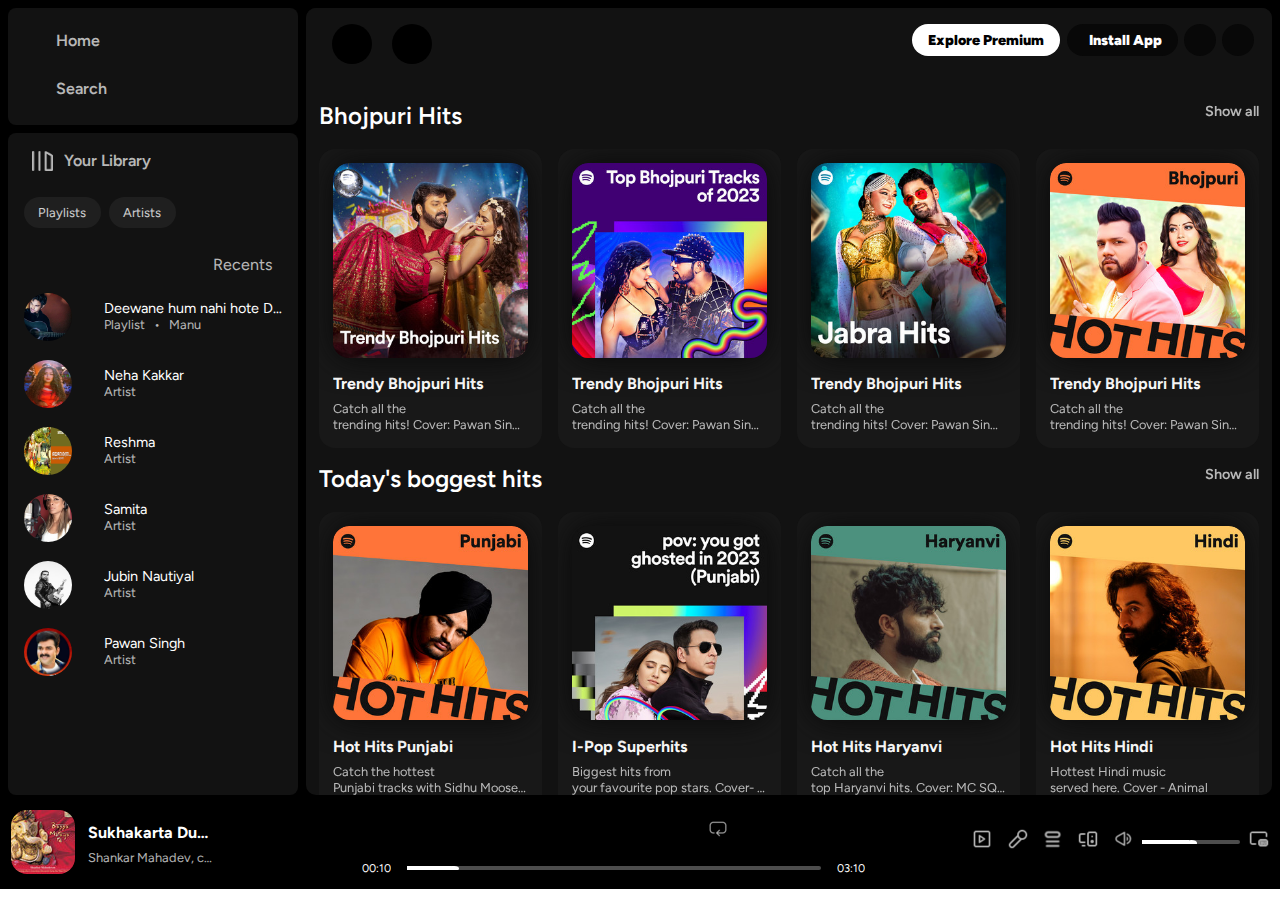
<file: index.html>
<!DOCTYPE html>
<html lang="en">
<head>
    <meta charset="UTF-8">
    <meta name="viewport" content="width=device-width, initial-scale=1.0">
    <title>Spotify - Web Player: Music for everyone</title>
    <link rel="icon" href="Asset/icon.png">
    <link rel="stylesheet" href="style.css">
    <link rel="preconnect" href="https://fonts.googleapis.com">
<link rel="preconnect" href="https://fonts.gstatic.com" crossorigin>
<link href="https://fonts.googleapis.com/css2?family=Figtree&display=swap" rel="stylesheet">
    <link rel="stylesheet" href="https://cdnjs.cloudflare.com/ajax/libs/font-awesome/6.5.1/css/all.min.css" integrity="sha512-DTOQO9RWCH3ppGqcWaEA1BIZOC6xxalwEsw9c2QQeAIftl+Vegovlnee1c9QX4TctnWMn13TZye+giMm8e2LwA==" crossorigin="anonymous" referrerpolicy="no-referrer" />
    <link rel="stylesheet" href="https://fonts.googleapis.com/css2?family=Material+Symbols+Outlined:opsz,wght,FILL,GRAD@24,400,0,0" />
</head>
<body>
    <div class="container">
        <div class="sidebar">
            <div class="home">
                    <ul class="home-menu">
                        <li><a id="h-m-anchor" href="#"><i class="i-main fa-solid fa-house"></i>Home</a></li>
                        <li><a id="h-m-anchor" href="#"><i class="i-main fa-solid fa-magnifying-glass"></i>Search</a></li>
                    </ul>
            </div>
            <div class="library">
                <div class="lib-header">
                    <div class="lib-header-title">
                        <div class="title-a">
                            <img class="img-icon" src="Asset/library_icon.png">
                            <a href="#">Your Library</a>
                        </div >
                        <div class="title-b">
                            <i class="i-main fa-solid fa-plus"></i>
                        </div>
                    </div>
                    <div class="lib-header-filter">
                        <button class="badge">Playlists</button>
                        <button class="badge">Artists</button>
                    </div>
                </div> 
                <div class="lib-main">
                    <div class="lib-main-srch">
                        <div class="title-a"><i class="i-sec fa-solid fa-magnifying-glass"></i></div>
                        <div class="title-b">Recents<i class="i-sec fa-solid fa-list-ul"></i></div>
                    </div>
                    <div >
                        <ul >
                            
                            <li>
                                <button class="lib-cards">
                                    <div id="a">
                                    <img class="lib-cards-img"src="Asset/lib-card-1.jpeg" alt="#">
                                </div>
                                <div id="b">   
                                    <p id="pa">Deewane hum nahi hote Deewani Raat Aati</p>
                                    <p id="pb">Playlist &nbsp; &#x2022; &nbsp; Manu</p>
                                </div>
                                
                            </li>
                            <li >
                                <button class="lib-cards">
                                <div id="a">
                                    <img class="lib-cards-img"src="Asset/lib-card-2.jpeg" alt="#">
                                </div>
                                <div id="b">   
                                    <p id="pa">Neha Kakkar</p>
                                    <p id="pb">Artist</p>
                                </div>
                                
                            </li>
                            <li>
                                <button class="lib-cards">
                                <div id="a">
                                    <img class="lib-cards-img"src="Asset/lib-card-4.jpeg" alt="#">
                                </div>
                                <div id="b">   
                                    <p id="pa">Reshma</p>
                                    <p id="pb">Artist</p>
                                </div>
                                
                            </li>
                            <li >
                                <button class="lib-cards">
                                <div id="a">
                                    <img class="lib-cards-img"src="Asset/lib-card-3.jpeg" alt="#">
                                </div>
                                <div id="b">   
                                    <p id="pa">Samita</p>
                                    <p id="pb">Artist</p>
                                </div>
                                
                            </li>
                            <li>
                                <button class="lib-cards">
                                <div id="a">
                                    <img class="lib-cards-img"src="Asset/lib-card-5.jpeg" alt="#">
                                </div>
                                <div id="b">   
                                    <p id="pa">Jubin Nautiyal</p>
                                    <p id="pb">Artist</p>
                                </div>
                                </button>
                                
                            </li>
                            <li >
                                <button class="lib-cards">
                                <div id="a">
                                    <img class="lib-cards-img"src="Asset/lib-card-6.jpeg" alt="#">
                                </div>
                                <div id="b">   
                                    <p id="pa">Pawan Singh</p>
                                    <p id="pb">Artist</p>
                                </div>
                                
                            </li>
                           
                        </ul>
                    </div>
                </div>   
            </div>
        </div>
        <div class="main">
            
            <div class="sticky-nav"> 
                <div class="arrow">&nbsp;
                    <button class="arrow-nav-btn"><i class="arrow-nav  fa-solid fa-chevron-left"></i></button>
                    <button class="arrow-nav-btn"><i class="arrow-nav fa-solid fa-chevron-right"></i></button>
                </div>
                <div class="user-aux">
                    <button class="badge-usr badge-prem">Explore Premium</button>
                    <button class="badge-usr"><i class="fa-regular fa-circle-down"></i><div>&nbsp;&nbsp;Install App</div></button>
                    <button class="badge-usr"><i class="fa-regular fa-bell"></i></button>
                    <button class="badge-usr" ><i class="fa-regular fa-user"></i></button>
                </div>
            
            </div>
            <div class="main-content">
                <section class="track-cat">
                    <div class="cat-title">
                        <div><a class="cat-title-l" href="#">Bhojpuri Hits</a></div>
                        <div><a class="cat-title-r" href="#">Show all</a></div>
                    </div>
                    <div class="tracks">
                        <div class="card c1">
                            <div class="card-l0"><img class="card-img" src="Asset/card-1.jpeg" alt="#"></div>
                            <div class="card-l1">Trendy Bhojpuri Hits</div>
                            <div class="card-l2">Catch all the <br> trending hits! Cover: Pawan Singh & Queen Shalinee Yadav</div>
                        </div>
                        <div class="card c2">
                            <div class="card-l0"><img class="card-img" src="Asset/card-3.jpeg" alt="#"></div>
                            <div class="card-l1">Trendy Bhojpuri Hits</div>
                            <div class="card-l2">Catch all the <br> trending hits! Cover: Pawan Singh & Queen Shalinee Yadav</div>
                        </div>
                        <div class="card c3">
                            <div class="card-l0"><img class="card-img" src="Asset/card-2.jpeg" alt="#"></div>
                            <div class="card-l1">Trendy Bhojpuri Hits</div>
                            <div class="card-l2">Catch all the <br> trending hits! Cover: Pawan Singh & Queen Shalinee Yadav</div>
                        </div>
                        <div class="card c4">
                            <div class="card-l0"><img class="card-img" src="Asset/card-4.jpeg" alt="#"></div>
                            <div class="card-l1">Trendy Bhojpuri Hits</div>
                            <div class="card-l2">Catch all the <br> trending hits! Cover: Pawan Singh & Queen Shalinee Yadav</div>
                        </div>
                        <div class="card c5">
                            <div class="card-l0"><img class="card-img" src="Asset/card-5.jpeg" alt="#"></div>
                            <div class="card-l1">Trendy Bhojpuri Hits</div>
                            <div class="card-l2">Our editor’s picks <br>for best Bhojpuri songs of the year. #SpotifyWrapped Cover: Pawan Singh & Namrita Malla</div>
                        </div>
                    </div>
                </section>
                <section class="track-cat">
                    <div class="cat-title">
                        <div><a class="cat-title-l" href="#">Today's boggest hits</a></div>
                        <div><a class="cat-title-r" href="#">Show all</a></div>
                    </div>
                    <div class="tracks">
                        <div class="card c1">
                            <div class="card-l0"><img class="card-img" src="Asset/card-59.jpg" alt="#"></div>
                            <div class="card-l1">Hot Hits Punjabi</div>
                            <div class="card-l2">Catch the hottest <br> Punjabi tracks with Sidhu Moose Wala on the cover for his track "Watch out"</div>
                        </div>
                        <div class="card c2">
                            <div class="card-l0"><img class="card-img" src="Asset/card-61.jpg" alt="#"></div>
                            <div class="card-l1">I-Pop Superhits</div>
                            <div class="card-l2">Biggest hits from <br> your favourite pop stars. Cover- King</div>
                        </div>
                        <div class="card c3">
                            <div class="card-l0"><img class="card-img" src="Asset/card-43.jpg" alt="#"></div>
                            <div class="card-l1">Hot Hits Haryanvi</div>
                            <div class="card-l2">Catch all the <br> top Haryanvi hits. Cover: MC SQUARE</div>
                        </div>
                        <div class="card c4">
                            <div class="card-l0"><img class="card-img" src="Asset/card-60.jpg" alt="#"></div>
                            <div class="card-l1">Hot Hits Hindi</div>
                            <div class="card-l2">Hottest Hindi music <br> served here. Cover - Animal</div>
                        </div>
                        <div class="card c5">
                            <div class="card-l0"><img class="card-img" src="Asset/card-30.jpg" alt="#"></div>
                            <div class="card-l1">HIp Te Hop</div>
                            <div class="card-l2">This is how <br> we do it, This is our style. Cover: Sidhu Moose Wala</div>
                        </div>
                    </div>
                </section>
                <section class="track-cat">
                    <div class="cat-title">
                        <div><a class="cat-title-l" href="#">Charts</a></div>
                        <div><a class="cat-title-r" href="#">Show all</a></div>
                    </div>
                    <div class="tracks">
                        <div class="card c1">
                            <div class="card-l0"><img class="card-img" src="Asset/card-38.jpg" alt="#"></div>
                            <div class="card-l1">Latest Tamil</div>
                            <div class="card-l2">New Music from <br> kollywood. Cover: Captain Miller</div>
                        </div>
                        <div class="card c2">
                            <div class="card-l0"><img class="card-img" src="Asset/card-52.jpg" alt="#"></div>
                            <div class="card-l1">Hot Hits Telgu</div>
                            <div class="card-l2">Tune in to  <br> the Hottest Tracks of Tollywod! Cover: Guntur Kaaran</div>
                        </div>
                        <div class="card c3">
                            <div class="card-l0"><img class="card-img" src="Asset/card-19.jpg" alt="#"></div>
                            <div class="card-l1">New Music Punjabi</div>
                            <div class="card-l2">Stay updated with <br> all the smashing new Punjabi music! Cover- B Praak</div>
                        </div>
                        <div class="card c4">
                            <div class="card-l0"><img class="card-img" src="Asset/card-48.jpg" alt="#"></div>
                            <div class="card-l1">Best of Radar India 2023</div>
                            <div class="card-l2">Top 50 tracks <br> from RADAR India in 2023. Cover: Akshath #SpotifyWrapped</div>
                        </div>
                        <div class="card c5">
                            <div class="card-l0"><img class="card-img" src="Asset/card-10.jpg" alt="#"></div>
                            <div class="card-l1">Trendy Bollywood Hits</div>
                            <div class="card-l2">Our editor’s picks <br>for best Bollywood songs of the year. #SpotifyWrapped Cover: Pawan Singh & Namrita Malla</div>
                        </div>
                    </div>
                </section>
                <section class="track-cat">
                    <div class="cat-title">
                        <div><a class="cat-title-l" href="#">Best of artists</a></div>
                        <div><a class="cat-title-r" href="#">Show all</a></div>
                    </div>
                    <div class="tracks">
                        <div class="card c1">
                            <div class="card-l0"><img class="card-img" src="Asset/card-5.jpg" alt="#"></div>
                            <div class="card-l1">Best of Kailash Kher</div>
                            <div class="card-l2">This is Kailash Kher. <br> The essential tracks, all in one playlist.</div>
                        </div>
                        <div class="card c2">
                            <div class="card-l0"><img class="card-img" src="Asset/card-85.jpeg" alt="#"></div>
                            <div class="card-l1">Best of Arijit Singh</div>
                            <div class="card-l2">This is Ariijt Singh. <br> The essential tracks, all in one playlist.</div>
                        </div>
                        <div class="card c3">
                            <div class="card-l0"><img class="card-img" src="Asset/card-94.jpg" alt="#"></div>
                            <div class="card-l1">Best of Vishal Mishra </div>
                            <div class="card-l2">Magical Monsoon <br> with Vishal Mishra</div>
                        </div>
                        <div class="card c4">
                            <div class="card-l0"><img class="card-img" src="Asset/card-2.jpg" alt="#"></div>
                            <div class="card-l1">Best of Karan Aujla</div>
                            <div class="card-l2">Catch all the <br> trending hits! Cover: Karan Aujla </div>
                        </div>
                        <div class="card c5">
                            <div class="card-l0"><img class="card-img" src="Asset/card-83.jpeg" alt="#"></div>
                            <div class="card-l1">Best of Shreya Ghoshal</div>
                            <div class="card-l2">Our editor’s picks <br>for best songs of the year. #SpotifyWrapped Cover: Shreya Ghoshal</div>
                        </div>
                    </div>
                </section>
                <section class="track-cat">
                    <div class="cat-title">
                        <div><a class="cat-title-l" href="#">Popular albums</a></div>
                        <div><a class="cat-title-r" href="#">Show all</a></div>
                    </div>
                    <div class="tracks">
                        <div class="card c1">
                            <div class="card-l0"><img class="card-img" src="Asset/card-10.jpg" alt="#"></div>
                            <div class="card-l1">ANIMAL</div>
                            <div class="card-l2">Manan Bhardwaj, <br> Vishal Mishra Jaani </div>
                        </div>
                        <div class="card c2">
                            <div class="card-l0"><img class="card-img" src="Asset/card-15.jpg" alt="#"></div>
                            <div class="card-l1">Asshique 2</div>
                            <div class="card-l2">Mithoon, Aniket <br> Tiwari,Jeet Gannguli </div>
                        </div>
                        <div class="card c3">
                            <div class="card-l0"><img class="card-img" src="Asset/card-46.jpg" alt="#"></div>
                            <div class="card-l1">Javan</div>
                            <div class="card-l2">Anirudh <br> Ravichander</div>
                        </div>
                        <div class="card c4">
                            <div class="card-l0"><img class="card-img" src="Asset/card-3.jpg" alt="#"></div>
                            <div class="card-l1">Kabir Singh</div>
                            <div class="card-l2">Various Artists</div>
                        </div>
                        <div class="card c5">
                            <div class="card-l0"><img class="card-img" src="Asset/card-8.jpg" alt="#"></div>
                            <div class="card-l1">Moosetape</div>
                            <div class="card-l2">Sidhu Moose wala</div>
                        </div>
                    </div>
                </section>
                <section class="track-cat">
                    <div class="cat-title">
                        <div><a class="cat-title-l" href="#">Based on Your Recent LIstening</a></div>
                        <div><a class="cat-title-r" href="#">Show all</a></div>
                    </div>
                    <div class="tracks">
                        <div class="card c1">
                            <div class="card-l0"><img class="card-img" src="Asset/card-1.jpeg" alt="#"></div>
                            <div class="card-l1">Trendy Bhojpuri Hits</div>
                            <div class="card-l2">Catch all the <br> trending hits! Cover: Pawan Singh & Queen Shalinee Yadav</div>
                        </div>
                        <div class="card c2">
                            <div class="card-l0"><img class="card-img" src="Asset/card-3.jpeg" alt="#"></div>
                            <div class="card-l1">Trendy Bhojpuri Hits</div>
                            <div class="card-l2">Catch all the <br> trending hits! Cover: Pawan Singh & Queen Shalinee Yadav</div>
                        </div>
                        <div class="card c3">
                            <div class="card-l0"><img class="card-img" src="Asset/card-2.jpeg" alt="#"></div>
                            <div class="card-l1">Trendy Bhojpuri Hits</div>
                            <div class="card-l2">Catch all the <br> trending hits! Cover: Pawan Singh & Queen Shalinee Yadav</div>
                        </div>
                        <div class="card c4">
                            <div class="card-l0"><img class="card-img" src="Asset/card-4.jpeg" alt="#"></div>
                            <div class="card-l1">Trendy Bhojpuri Hits</div>
                            <div class="card-l2">Catch all the <br> trending hits! Cover: Pawan Singh & Queen Shalinee Yadav</div>
                        </div>
                        <div class="card c5">
                            <div class="card-l0"><img class="card-img" src="Asset/card-5.jpeg" alt="#"></div>
                            <div class="card-l1">Trendy Bhojpuri Hits</div>
                            <div class="card-l2">Our editor’s picks <br>for best Bhojpuri songs of the year. #SpotifyWrapped Cover: Pawan Singh & Namrita Malla</div>
                        </div>
                    </div>
                </section>
                <section class="track-cat">
                    <div class="cat-title">
                        <div><a class="cat-title-l" href="#">Based on Your Recent LIstening</a></div>
                        <div><a class="cat-title-r" href="#">Show all</a></div>
                    </div>
                    <div class="tracks">
                        <div class="card c1">
                            <div class="card-l0"><img class="card-img" src="Asset/card-1.jpeg" alt="#"></div>
                            <div class="card-l1">Trendy Bhojpuri Hits</div>
                            <div class="card-l2">Catch all the <br> trending hits! Cover: Pawan Singh & Queen Shalinee Yadav</div>
                        </div>
                        <div class="card c2">
                            <div class="card-l0"><img class="card-img" src="Asset/card-3.jpeg" alt="#"></div>
                            <div class="card-l1">Trendy Bhojpuri Hits</div>
                            <div class="card-l2">Catch all the <br> trending hits! Cover: Pawan Singh & Queen Shalinee Yadav</div>
                        </div>
                        <div class="card c3">
                            <div class="card-l0"><img class="card-img" src="Asset/card-2.jpeg" alt="#"></div>
                            <div class="card-l1">Trendy Bhojpuri Hits</div>
                            <div class="card-l2">Catch all the <br> trending hits! Cover: Pawan Singh & Queen Shalinee Yadav</div>
                        </div>
                        <div class="card c4">
                            <div class="card-l0"><img class="card-img" src="Asset/card-4.jpeg" alt="#"></div>
                            <div class="card-l1">Trendy Bhojpuri Hits</div>
                            <div class="card-l2">Catch all the <br> trending hits! Cover: Pawan Singh & Queen Shalinee Yadav</div>
                        </div>
                        <div class="card c5">
                            <div class="card-l0"><img class="card-img" src="Asset/card-5.jpeg" alt="#"></div>
                            <div class="card-l1">Trendy Bhojpuri Hits</div>
                            <div class="card-l2">Our editor’s picks <br>for best Bhojpuri songs of the year. #SpotifyWrapped Cover: Pawan Singh & Namrita Malla</div>
                        </div>
                    </div>
                </section>
            </div>
        </div>
        <div class="player-console">
            <div class="console-lt">
                <div style=""><img style="min-width: 3.5rem;" class="card-img"  src="Asset/card-infinite.jpeg" alt=""></div>
                <div style="width: 8rem;  margin: 0.8rem 0 0 .8rem; position: relative;">
                    <p class="card-l1">Sukhakarta Dukhahrta Aarti</p>
                    <p class="card-l2">Shankar Mahadev, chorus</p>
                </div>
                <div class="heart"><i class="fa-regular fa-heart"></i></div>
            </div>
            <div class="console-cen">
                <div class="con-cen-l1">
                    <button class="btn b"><i class="fa-solid fa-shuffle"></i></button>
                    <button class="btn b"><i class="fa-solid fa-backward-step"></i></button>
                    <button class="btn btn-play" ><i class="btn-play-ic fa-solid fa-circle-play"></i></button>
                    <button class="btn b"><i class="fa-solid fa-forward-step"></i></button>
                    <button class="btn b"><img class="btn-rpt-img" src="Asset/repeat.png" alt=""></button>
                    
                </div>
                <div class="con-cen-l2">
                    <span>00:10</span>
                    <input class="ver-slide" type="range" value="10" style="min-width: 16rem; width: 70%;"> 
                    <span>03:10</span>
                </div>
            </div>
            <div class="console-rt">
                <button class="btn"><img src="Asset/play-square.png" alt=""></button>
                <button class="btn"><img src="Asset/mic.png" alt=""></button>
                <button class="btn"><img src="Asset/queue.png" alt=""></button>
                <button class="btn"><img src="Asset/monitor-speaker.png" alt=""></button>
                <button class="btn"><img src="Asset/speaker.png" alt=""></button>
                <div style="width: fit-content;"><input type="range" min="2" style="max-width: 6.1rem;" class="ver-slide"></div>
                <button class="btn"><img src="Asset/picture-in-picture-2.png" alt=""></button>
            </div>
            

        </div>
    </div>

  
</body>
</html>
</file>
<file: style.css>
* {
  margin: 0;
  padding: 0;
  overflow: hidden;
  text-decoration: none;
  color: #fff;
  font-family: "Figtree", sans-serif;
}

.container {
  height: 97vh;
  display: grid;
  grid-template-columns: auto 1fr;
  grid-template-rows: 1fr auto;
  grid-gap: 8px;
  padding: 8px;
  background-color: #000;
}

.sidebar {
  display: flex;
  flex-direction: column;
  width: 290px;
  height: 100%;
  gap: 8px;
  background-color: #000;
}

.home {
  padding: 8px 12px;
  height: 120px;
  border-radius: 8px;
  background-color: #121212;
}

#h-m-anchor {
  display: flex;
  align-items: center;
  padding: 4px 12px;
  font-weight: 600;
  opacity: 0.7;
  gap: 1.5rem;
  height: 40px;
}

.library {
  display: flex;
  flex-direction: column;
  border-radius: 8px;
  background-color: #121212;
  height: 100%;
  width: 100%;
}
.lib-header {
  margin-top: 0;
  margin-bottom: 0;
  font-size: 1rem;
  position: sticky;
  min-height: 6.5rem;
}

.lib-header-title {
  display: flex;
  font-weight: 600;
  height: 2.5rem;
  padding: 0.5rem 1rem;
  justify-content: space-between;
}
.img-icon {
  aspect-ratio: 1/1;
  width: 1.3rem;
  margin-right: 0.7rem;
}
.title-a,
.title-b {
  display: flex;
  opacity: 0.7;
  align-items: center;
  padding: 0.25rem 0.5rem;
}

.lib-header-filter {
  display: flex;
  padding: 0 1rem;
  height: 3rem;
  align-items: center;
  gap: 0.5rem;
}
.badge {
  background-color: #232323;
  border: none;
  width: fit-content;
  padding: 0.5rem 0.9rem;
  border-radius: 999px;
  font-weight: 400;
  opacity: 0.8;
  font-size: 0.81rem;
}

.lib-main {
  overflow: auto;
  padding: 0.5rem;
  height: auto;
}
.lib-main-srch {
  line-height: 2rem;
  font-weight: 400;
  display: flex;
  align-items: center;
  justify-content: space-between;
}

.lib-cards {
  background-color: inherit;
  border: none;
  width: 100%;
  text-align: left;
  display: flex;
  padding: 0.5rem;
  gap: 1rem;
}
.lib-cards-img {
  aspect-ratio: 1/1;
  width: 3rem;
  border-radius: 50%;
}
.lib-cards #a {
  min-width: 4rem;
  transition: 3s 2s ease-in;
}
.lib-cards:hover {
  background-color: #232323;
  border-radius: 0.5rem;
}
#b {
  padding-top: 0.4rem;
  width: 100%;
}
#pa {
  white-space: nowrap;
  text-overflow: ellipsis;
  font-size: 0.9rem;
}
#pb {
  font-size: 0.8rem;
  opacity: 0.7;
}

























.main {
  transition-duration: 2s;
  transition-delay: 2s;
  border-radius: 10px;
  background-color: #121212;
  overflow: auto;
  min-width: 512px;
}

.sticky-nav {
  position: sticky;
  top: 0;
  padding: 0rem 1.1rem;
  height: 4rem;
  display: flex;
  justify-content: space-between;
  z-index: 2;
  background: #121212;
}
.sticky-nav .arrow button {
  border: none;
  background-color: #000;
  height: 2.5rem;
  aspect-ratio: 1/1;
  border-radius: 50%;
  margin: 1rem 1rem 0 0;
}
.arrow-nav {
  font-size: 1.6rem;
  color: #fff;
}
.user-aux {
  display: flex;
  padding-top: 1rem;
}
.main-content {
  padding: 0.8rem 0.8rem;
}
.track-cat {
  margin: 1rem 0;
}
.cat-title {
  font-weight: 600;
  display: flex;
  justify-content: space-between;
  height: 2rem;
  margin-bottom: 1rem;
}
.cat-title-l {
  font-size: 1.5rem;
}
.cat-title-r {
  font-size: 0.9rem;
  opacity: 0.7;
}
.cat-title-l:hover,.cat-title-r:hover {
  text-decoration: underline;
}






.tracks {
  display: grid;
  grid-gap: 1rem;
  grid-template-columns: repeat(5, 1fr);
}
.card {
  background-color: #181818;
  padding: 0.9rem;
  border-radius: 1rem;
  transition: 0.5s ease-in-out;
}
.card-img {
  border-radius: 1rem;
  aspect-ratio: 1/1;
  width: 100%;
}
.card-l0 {
  margin-bottom: 0.8rem;
  border-radius: 1rem;
  filter: drop-shadow(0 0 1rem #080808);
}
.card-l1 {
  max-height: 2rem;
  padding-bottom: 0.5rem;
  font-weight: 700;
  font-size: 1rem;
  text-overflow: ellipsis;
  text-wrap: nowrap;
}
.card-l2 {
  line-height: 1rem;
  max-height: 2rem;
  opacity: 0.7;
  font-size: 0.8rem;
  text-overflow: ellipsis;
  text-wrap: nowrap;
}
.card:hover {
  background-color: #282828;
}

.player-console {
  grid-column: 1 / span 2;
  height: 72px;
  width: 100%;
  padding: 0.2rem 0.2rem;
  display: flex;
  align-items: center;
}
.console-lt {
  display: flex;
  width: 25%;
  min-width: 13rem;
  height: 4rem;
}
.console-cen {
  display: flex;
  padding: 0 0.7rem;
  flex-direction: column;
  align-items: center;
  min-width: 22rem;
  width: 50%;
  height: inherit;
}
.console-rt {
  width: 30%;
  display: flex;
  min-width: 14rem;
  align-items: center;
  justify-content: flex-end;
  gap: 0.2rem;
}
.con-cen-l1,
.con-cen-l2 {
  display: flex;
  gap: 1rem;
  align-items: center;
  justify-content: center;
  height: 3.5rem;
  width: 100%;
}
.con-cen-l2 {
  font-size: 0.7rem;
  height: 1.4rem;
}

.btn {
  border: none;
  background: transparent;
  width: 2rem;
  height: 2rem;
  font-size: 1.2rem;
  opacity: 0.7;
}

.btn-play {
  min-width: 3rem;
  height: 3rem;
  font-size: 2.3rem;
  opacity: 1;
}
.heart {
  width: 2rem;
  text-align: center;
  display: flex;
  align-items: center;
}

.ver-slide {
  display: flex;
  align-items: center;
  appearance: none;
  background-color: transparent;
}
.ver-slide::-webkit-slider-runnable-track {
  appearance: none;
  border-radius: 99px;
  background-color: #4d4d4d;
  height: 0.25rem;
}
.ver-slide::-webkit-slider-thumb {
  appearance: none;
  background-color: #fff;
  height: 0.37rem;
  width: 0.71rem;
  border-radius: 50%;
  box-shadow: -30.5rem 0 0 30rem #fff;
}
.ver-slide:hover::-webkit-slider-thumb {
  background-color: #fff;
  height: 0.37rem;
  box-shadow: -30.5rem 0 0 30rem #0a813c;
}

/* icons size secondary and main */
.i-main {
  font-size: 1.5rem;
}
.i-sec {
  margin-left: 0.6rem;
  font-size: 1.2rem;
}

.badge-usr {
  display: flex;
  align-items: center;
  height: 2rem;
  margin-left: 0.4rem;
  font-size: 0.9rem;
  font-weight: 900;
  border-radius: 2rem;
  border: none;
  padding: 0.25rem 1rem;
  background-color: #080808;
  opacity: 1;
}

.badge-prem {
  background-color: #fff;
  color: #000;
  transition: 2s ease-in-out 2s;
}

/* width */
::-webkit-scrollbar {
  width: 0.8rem;
}

/* Track */
::-webkit-scrollbar-track {
  visibility: hidden;
}

/* Handle */
::-webkit-scrollbar-thumb {
  border-radius: 0.5rem;
  background: #646464;
  visibility: hidden;
}

/* Handle on hover */
::-webkit-scrollbar-thumb:hover {
  background: #898989;
}

.main:hover::-webkit-scrollbar-thumb,
.library:hover ::-webkit-scrollbar-thumb {
  visibility: visible;
}

#h-m-anchor:hover,
.arrow-nav-btn:hover,
.badge:hover,
.badge-usr:hover,
.title-a:hover,
.title-b:hover,
.btn:hover,
.btn-play:hover,
.heart:hover {
  transform: scale(1.07);
}

#h-m-anchor:hover,
.title-a:hover,
.title-b:hover,
.btn:hover {
  opacity: 1;
}


@media (min-width: 0px)and (max-width:829px) {
  .tracks {
    display: grid;
    grid-gap: 1rem;
    grid-template-columns: repeat(2, 1fr);
  }
  .badge-prem,.badge-usr div ,.c5 {
    display: none;
  }  
}
@media (min-width: 830px)and (max-width:1000px) {
  .tracks {
    display: grid;
    grid-gap: 1rem;
    grid-template-columns: repeat(3, 1fr);
  }
  .badge-usr div,.c5,.c4 {
    display: none;
  }
  
}
@media (min-width: 1000px)and (max-width:1400px) {
  .tracks,.c5{
    display: grid;
    grid-gap: 1rem;
    grid-template-columns: repeat(4, 1fr);
  }
  .c5
  {
    display: none;
  }
}
</file>
